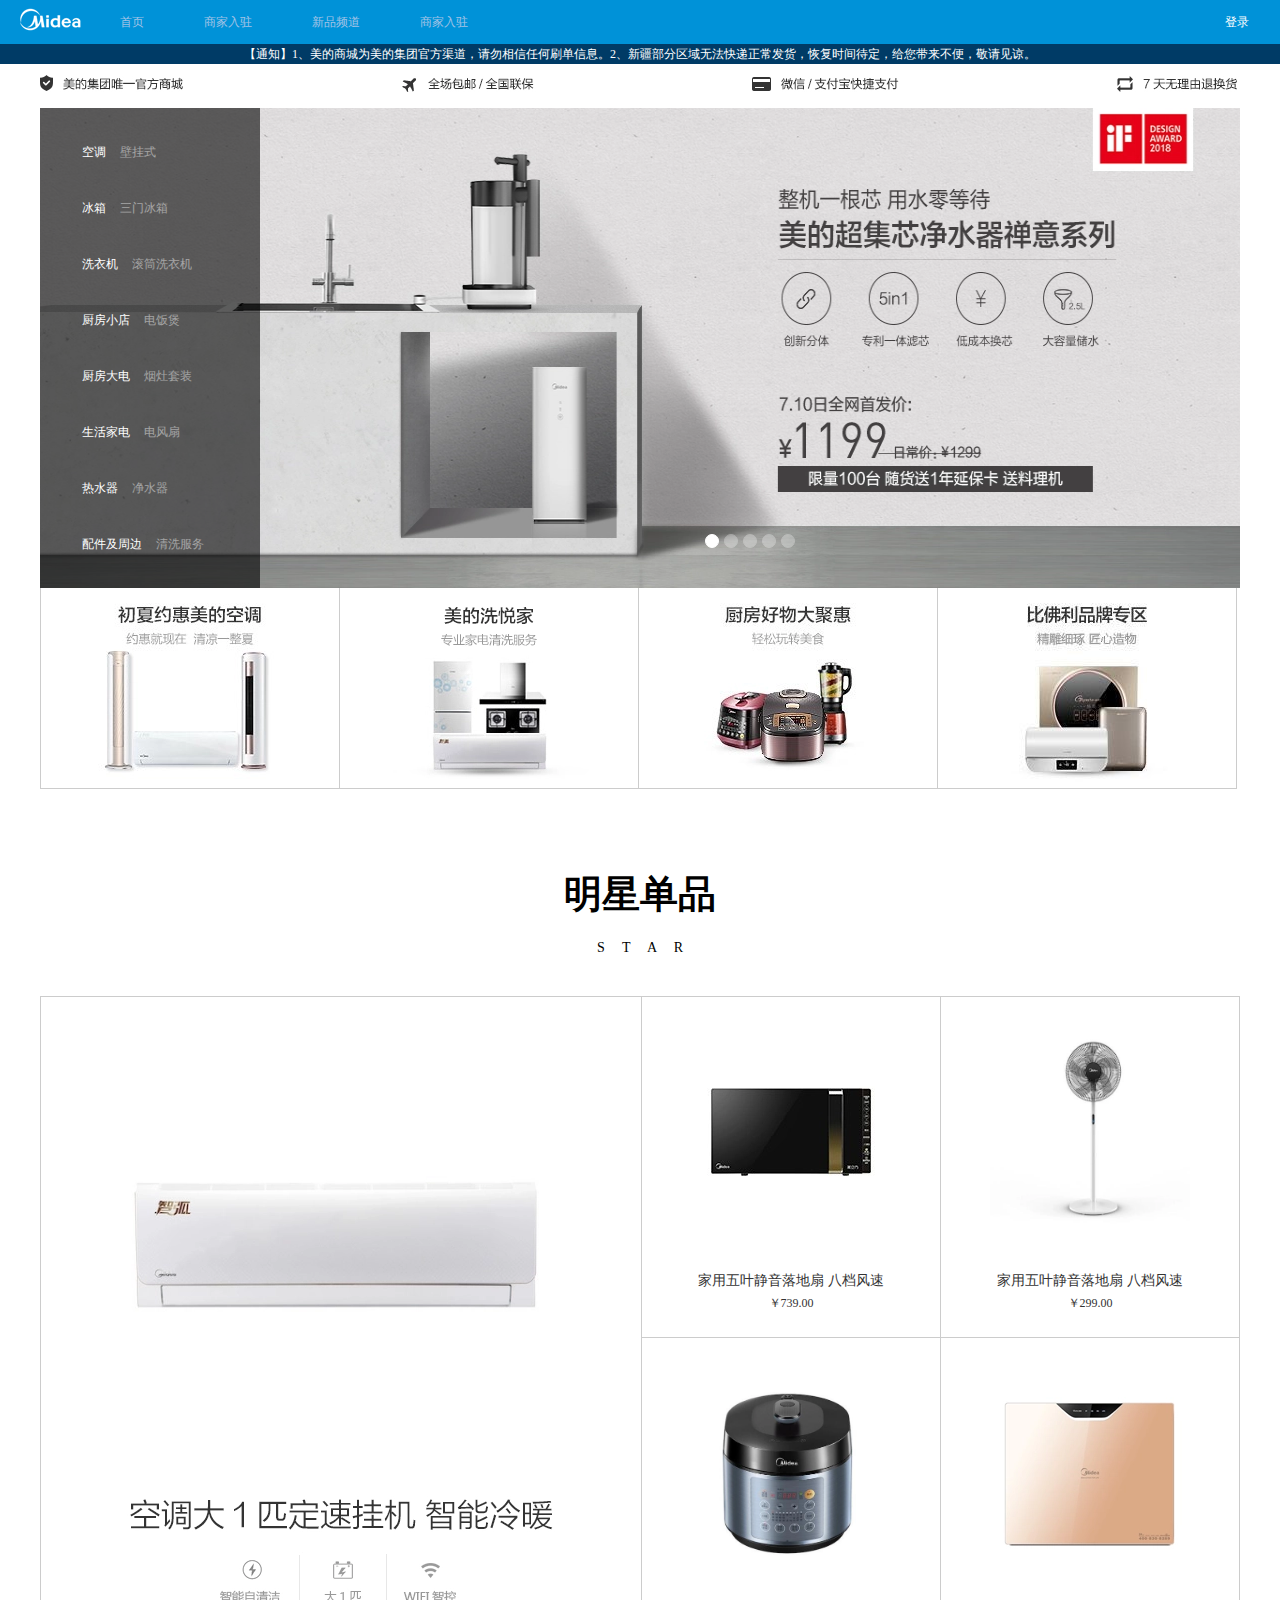
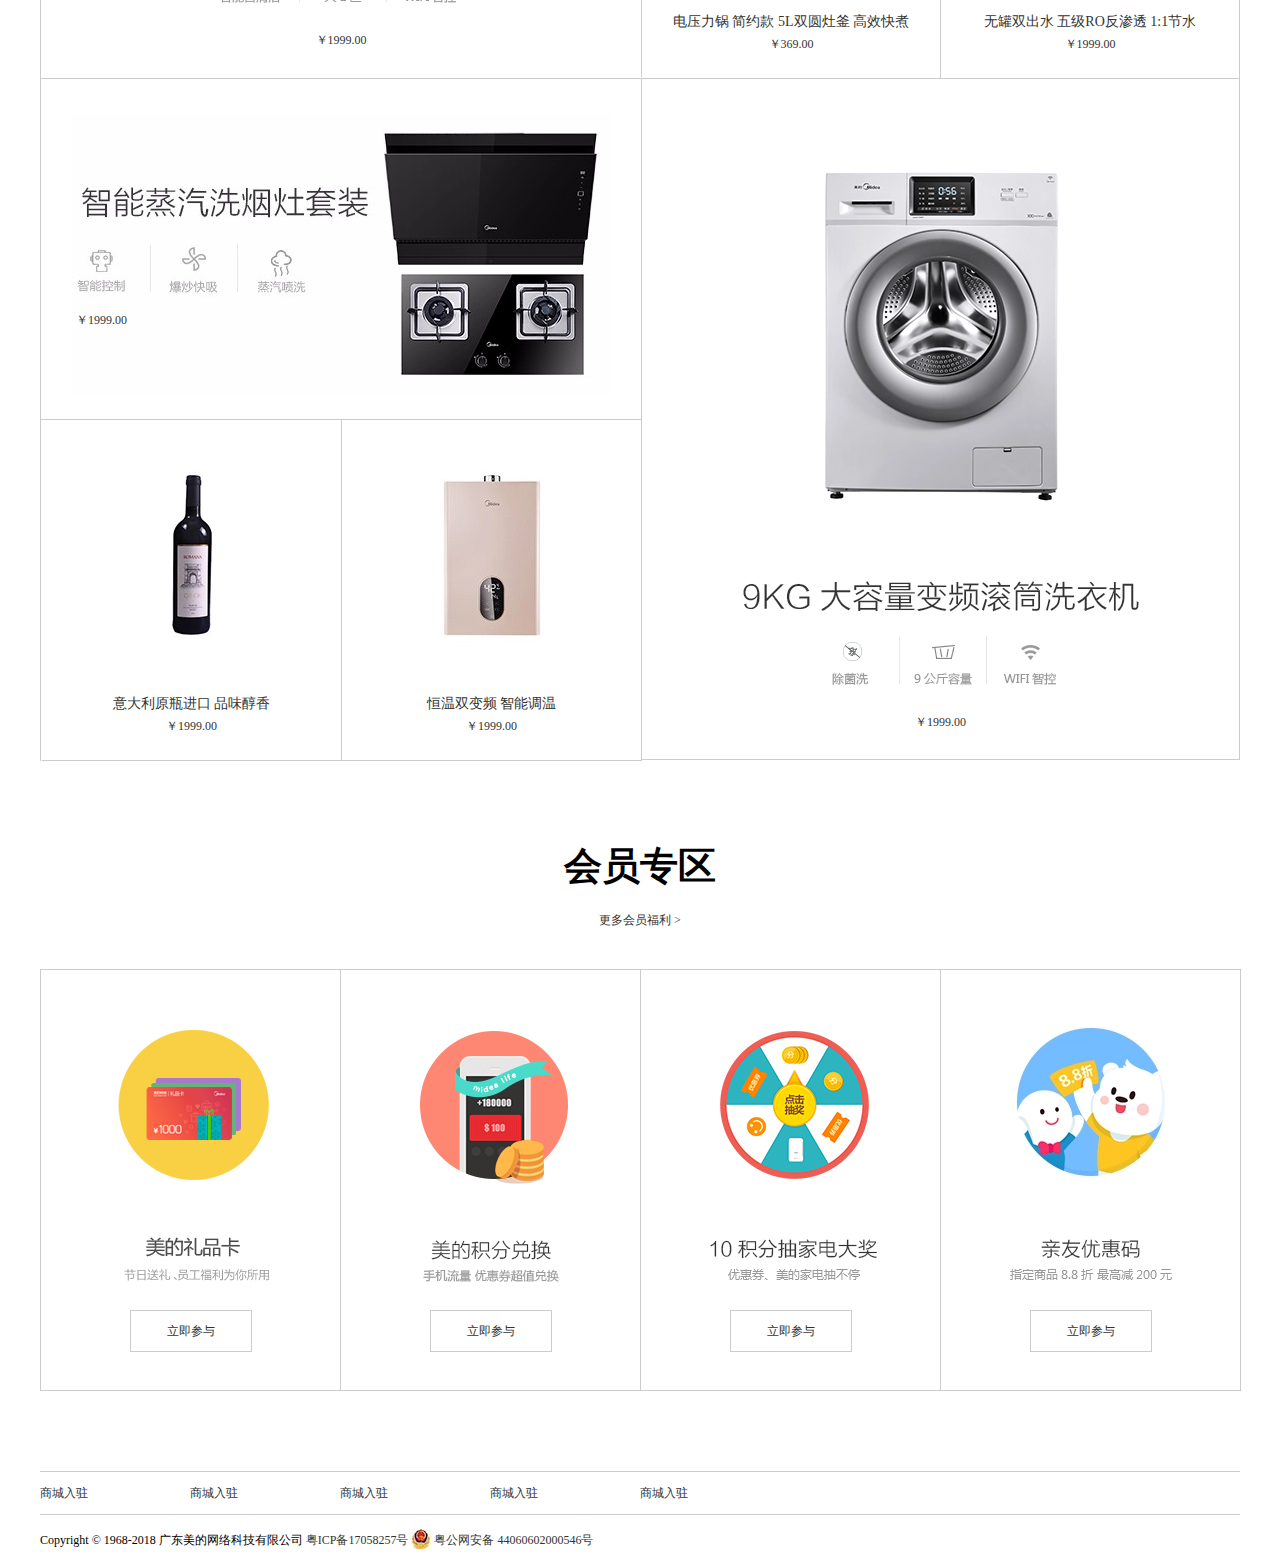
<file: index.html>
<!DOCTYPE html>
<html lang="en">
<head>
    <meta charset="UTF-8">
    <meta name="viewport" content="width=device-width, initial-scale=1.0">
    <meta http-equiv="X-UA-Compatible" content="ie=edge">
    <title>Document</title>
    <link rel="stylesheet" href="css/reset.css">
    <link rel="stylesheet" href="css/index.css">
    <link rel="stylesheet" href="http://at.alicdn.com/t/font_735572_ehkwx809w2k.css">
</head>
<body>
    <div class="header">
        <ul class="header_left">
            <li><a href="#"></a></li>
            <li><a href="#">首页</a></li>
            <li><a href="#">商家入驻</a></li>
            <li><a href="#">新品频道</a></li>
            <li><a href="#">商家入驻</a></li>
        </ul>
        <ol class="header_right">
            <li><a href="html/login.html"><i class="iconfont icon-my"></i><span class="toLogin"></span></a></li>
            <li><a href="html/buycar.html"><i class="iconfont icon-buycar"></i></a></li>
            <li><a href="#"><i class="iconfont icon-phone"></i></a></li>
            <li><a href="#"><i class="iconfont icon-serch"></i></a></li>
        </ol>
        <div class="car_login">
            <p>立即<a href="#">登录</a>，查看购物车商品</p>
        </div>
        <div class="appscan">
            <img src="images/erweima.png" alt="">
        </div>
        <div class="header_seach">
            <i class="iconfont icon-serch"></i>
            <input type="text" placeholder="空调特惠">
        </div>
    </div>
    <div class="announce">
        <p>【通知】1、美的商城为美的集团官方渠道，请勿相信任何刷单信息。2、新疆部分区域无法快递正常发货，恢复时间待定，给您带来不便，敬请见谅。</p>
    </div>
    <div class="service main">
        <img src="images/service.webp" alt="">
    </div>


    <div class="banner main">
        <div class="swiper">
            <div class="imgbox">
                <a href="#"><img src="images/lunbotu1.webp" alt=""></a>
                <a href="#"><img src="images/lunbotu2.webp" alt=""></a>
                <a href="#"><img src="images/lunbotu3.webp" alt=""></a>
                <a href="#"><img src="images/lunbotu4.webp" alt=""></a>
                <a href="#"><img src="images/lunbotu5.webp" alt=""></a>
            </div>
            <ul class="uubox">
                <li class="checked"></li>
                <li></li>
                <li></li>
                <li></li>
                <li></li>
            </ul>
            <span class="toLeft"></span>
            <span class="toRight"></span>
        </div>
        

        <div class="index_product_list">
            <ul class="list_first">
                <li>
                    <i class="iconfont icon-phone"></i>
                    <a href="#" class="list_name">空调</a>
                    <a href="#" class="list_dec">壁挂式</a>
                </li>
                <li>
                    <i class="iconfont icon-phone"></i>
                    <a href="#" class="list_name">冰箱</a>
                    <a href="#" class="list_dec">三门冰箱</a>
                </li>
                <li>
                    <i class="iconfont icon-phone"></i>
                    <a href="#" class="list_name">洗衣机</a>
                    <a href="#" class="list_dec">滚筒洗衣机</a>
                </li>
                <li>
                    <i class="iconfont icon-phone"></i>
                    <a href="#" class="list_name">厨房小店</a>
                    <a href="#" class="list_dec">电饭煲</a>
                </li>
                <li>
                    <i class="iconfont icon-phone"></i>
                    <a href="#" class="list_name">厨房大电</a>
                    <a href="#" class="list_dec">烟灶套装</a>
                </li>
                <li>
                    <i class="iconfont icon-phone"></i>
                    <a href="#" class="list_name">生活家电</a>
                    <a href="#" class="list_dec">电风扇</a>
                </li>
                <li>
                    <i class="iconfont icon-phone"></i>
                    <a href="#" class="list_name">热水器</a>
                    <a href="#" class="list_dec">净水器</a>
                </li>
                <li>
                    <i class="iconfont icon-phone"></i>
                    <a href="#" class="list_name">配件及周边</a>
                    <a href="#" class="list_dec">清洗服务</a>
                </li>
            </ul>
            <div class="wm">
                <div class="wm_left">
                    <ul>
                        <li><span><img src="images/xiaotu.webp" class="wm_left_img"></span><a href="#" class="wm_left_name">滚筒洗衣机</a></li>
                        <li><span><img src="images/xiaotu.webp" class="wm_left_img"></span><a href="#" class="wm_left_name">滚筒洗衣机</a></li>
                        <li><span><img src="images/xiaotu.webp" class="wm_left_img"></span><a href="#" class="wm_left_name">滚筒洗衣机</a></li>
                        <li><span><img src="images/xiaotu.webp" class="wm_left_img"></span><a href="#" class="wm_left_name">滚筒洗衣机</a></li>
                        <li><span><img src="images/xiaotu.webp" class="wm_left_img"></span><a href="#" class="wm_left_name">滚筒洗衣机</a></li>
                        <li><span><img src="images/xiaotu.webp" class="wm_left_img"></span><a href="#" class="wm_left_name">滚筒洗衣机</a></li>
                    </ul>
                </div>
                <div class="wm_center">
                    <ul>
                        <li><span><img src="images/zhongtu.webp" class="wm_center_img"></span><a href="#"><span class="wm_center_name">波轮洗衣机 6.5KG 8大程序 不锈钢内桶 MB65-1000H</span><span class="wm_center_price">￥1999</span></a></li>
                        <li><span><img src="images/zhongtu.webp" class="wm_center_img"></span><a href="#"><span class="wm_center_name">波轮洗衣机 6.5KG 8大程序 不锈钢内桶 MB65-1000H</span><span class="wm_center_price">￥1999</span></a></li>
                        <li><span><img src="images/zhongtu.webp" class="wm_center_img"></span><a href="#"><span class="wm_center_name">波轮洗衣机 6.5KG 8大程序 不锈钢内桶 MB65-1000H</span><span class="wm_center_price">￥1999</span></a></li>
                        <li><span><img src="images/zhongtu.webp" class="wm_center_img"></span><a href="#"><span class="wm_center_name">波轮洗衣机 6.5KG 8大程序 不锈钢内桶 MB65-1000H</span><span class="wm_center_price">￥1999</span></a></li>
                    </ul>
                </div>
                <div class="wm_right">
                    <ul>
                        <li>
                            <a href="#">
                                <img src="images/datu.webp" class="wm_right_img">
                                <p class="wm_right_p1">格调生活</p>
                                <p class="wm_right_p2">健康洗衣，品质优选</p>
                            </a>
                        </li>
                        <li>
                            <a href="#">
                                <img src="images/datu.webp" class="wm_right_img">
                                <p class="wm_right_p1">格调生活</p>
                                <p class="wm_right_p2">健康洗衣，品质优选</p>
                            </a>
                        </li>
                    </ul>
                </div>
            </div>
        </div>
    </div>
    <div class="content main">
        <ul class="list">
            <li><a href="html/detial.html?id=0"><img src="images/5ac2d850a9989.webp" alt=""></a></li>
            <li><a href="html/detial.html?id=1"><img src="images/5b29fe27b6301.webp" alt=""></a></li>
            <li><a href="#"><img src="images/5b29fe882fb3c.webp" alt=""></a></li>
            <li><a href="#"><img src="images/bifuli.jpg" alt=""></a></li>
        </ul>
        <div class="title">
            <h2>明星单品</h2>
            <p>S     T     A     R</p>
        </div>
    
        <div class="product">
            <ul class="product_1">
                <li><a href="#"><img src="images/kongtiao.webp" alt=""><p>￥1999.00</p></a></li>
                <li><a href="#"><img src="images/zhenglifang.webp" alt=""><span class="name">家用五叶静音落地扇 八档风速</span><p>￥739.00</p></a></li>
                <li><a href="#"><img src="images/fengshan.webp" alt=""><span class="name">家用五叶静音落地扇 八档风速</span><p>￥299.00</p></a></li>
                <li><a href="#"><img src="images/dianyaliguo.webp" alt=""><span class="name">电压力锅 简约款 5L双圆灶釜 高效快煮</span><p>￥369.00</p></a></li>
                <li><a href="#"><img src="images/jingsjuiqi.webp" alt=""><span class="name">无罐双出水 五级RO反渗透 1:1节水</span><p>￥1999.00</p></a></li>
            </ul>
            <ul class="product_2">
                <li><a href="#"><img src="images/xiyiji.webp" alt=""><p>￥1999.00</p></a></li>
                <li><a href="#"><img src="images/zhengqitaozhuang.webp" alt=""><p class="price">￥1999.00</p></a></li>
                <li><a href="#"><img src="images/shuangbianpin.webp" alt=""><span class="name">恒温双变频 智能调温</span><p>￥1999.00</p></a></li>
                <li><a href="#"><img src="images/hongjiu.webp" alt=""><span class="name">意大利原瓶进口 品味醇香</span><p>￥1999.00</p></a></li>
            </ul>
        </div>
    
        <div class="title">
            <h2>会员专区</h2>
            <a href="#">更多会员福利 ></a>
        </div>
        <ul class="join main">
            <li>
                <a href="#"><img src="images/lipinka.png" alt=""></a>
                <a href="#" class="btn">立即参与</a>
            </li>
            <li>
                <a href="#"><img src="images/7ee5572781ea.png" alt=""></a>
                <a href="#" class="btn">立即参与</a>
            </li>
            <li>
                <a href="#"><img src="images/jifenchoujiang.png" alt=""></a>
                <a href="#" class="btn">立即参与</a>
            </li>
            <li>
                <a href="#"><img src="images/promo_index.webp" alt=""></a>
                <a href="#" class="btn">立即参与</a>
            </li>
        </ul>
    </div>
    

<div class="foot main">
    <div class="footer">
        <div class="col"><a href="#">商城入驻</a></div>
        <div class="col"><a href="#">商城入驻</a></div>
        <div class="col"><a href="#">商城入驻</a></div>
        <div class="col"><a href="#">商城入驻</a></div>
        <div class="col"><a href="#">商城入驻</a></div>
    </div>
    <div class="copyright">
        <p>
            Copyright © 1968-2018 广东美的网络科技有限公司
            <a href="#">粤ICP备17058257号</a> 
            <a href="#">
                <img src="images/gongan.jpg">
                粤公网安备 44060602000546号
            </a> 
        </p>
    </div>
</div>
    <script src="js/jquery.js"></script>
    <script src="js/index.js"></script>
</body>
</html>
</file>
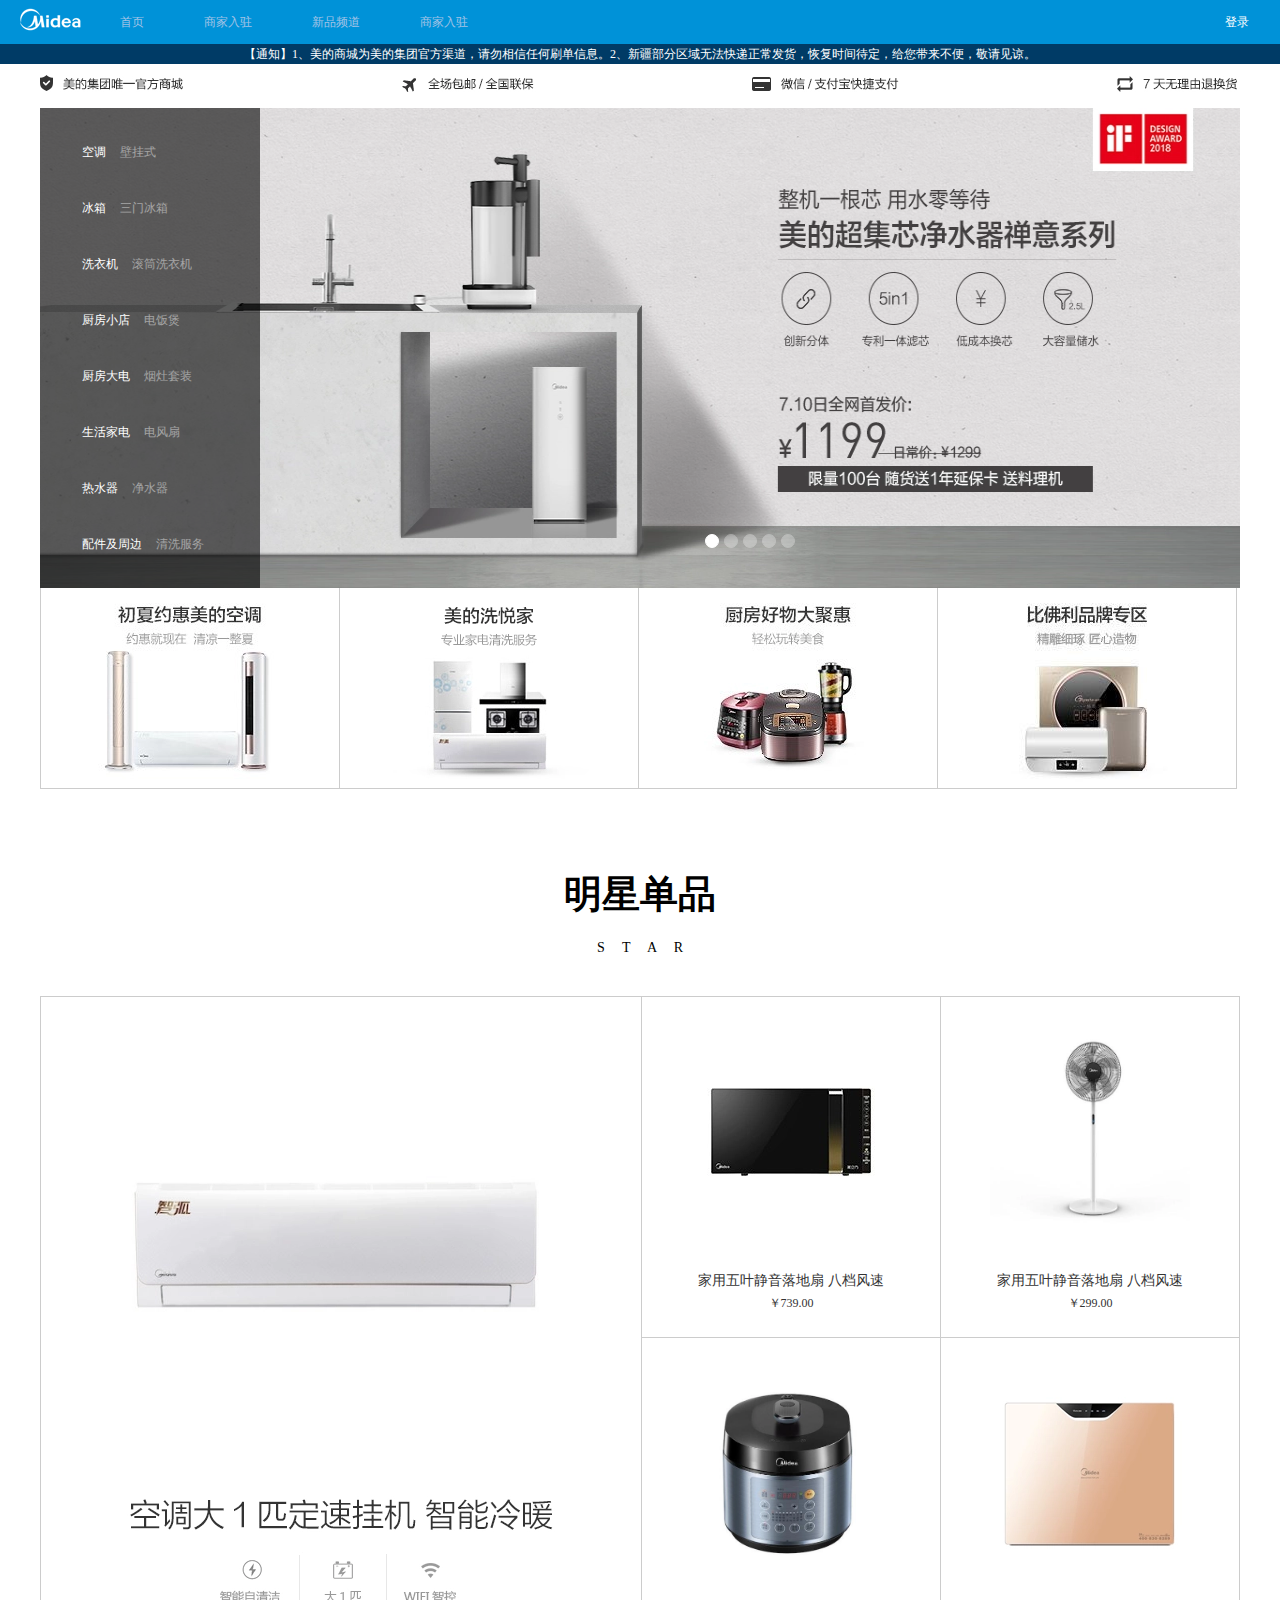
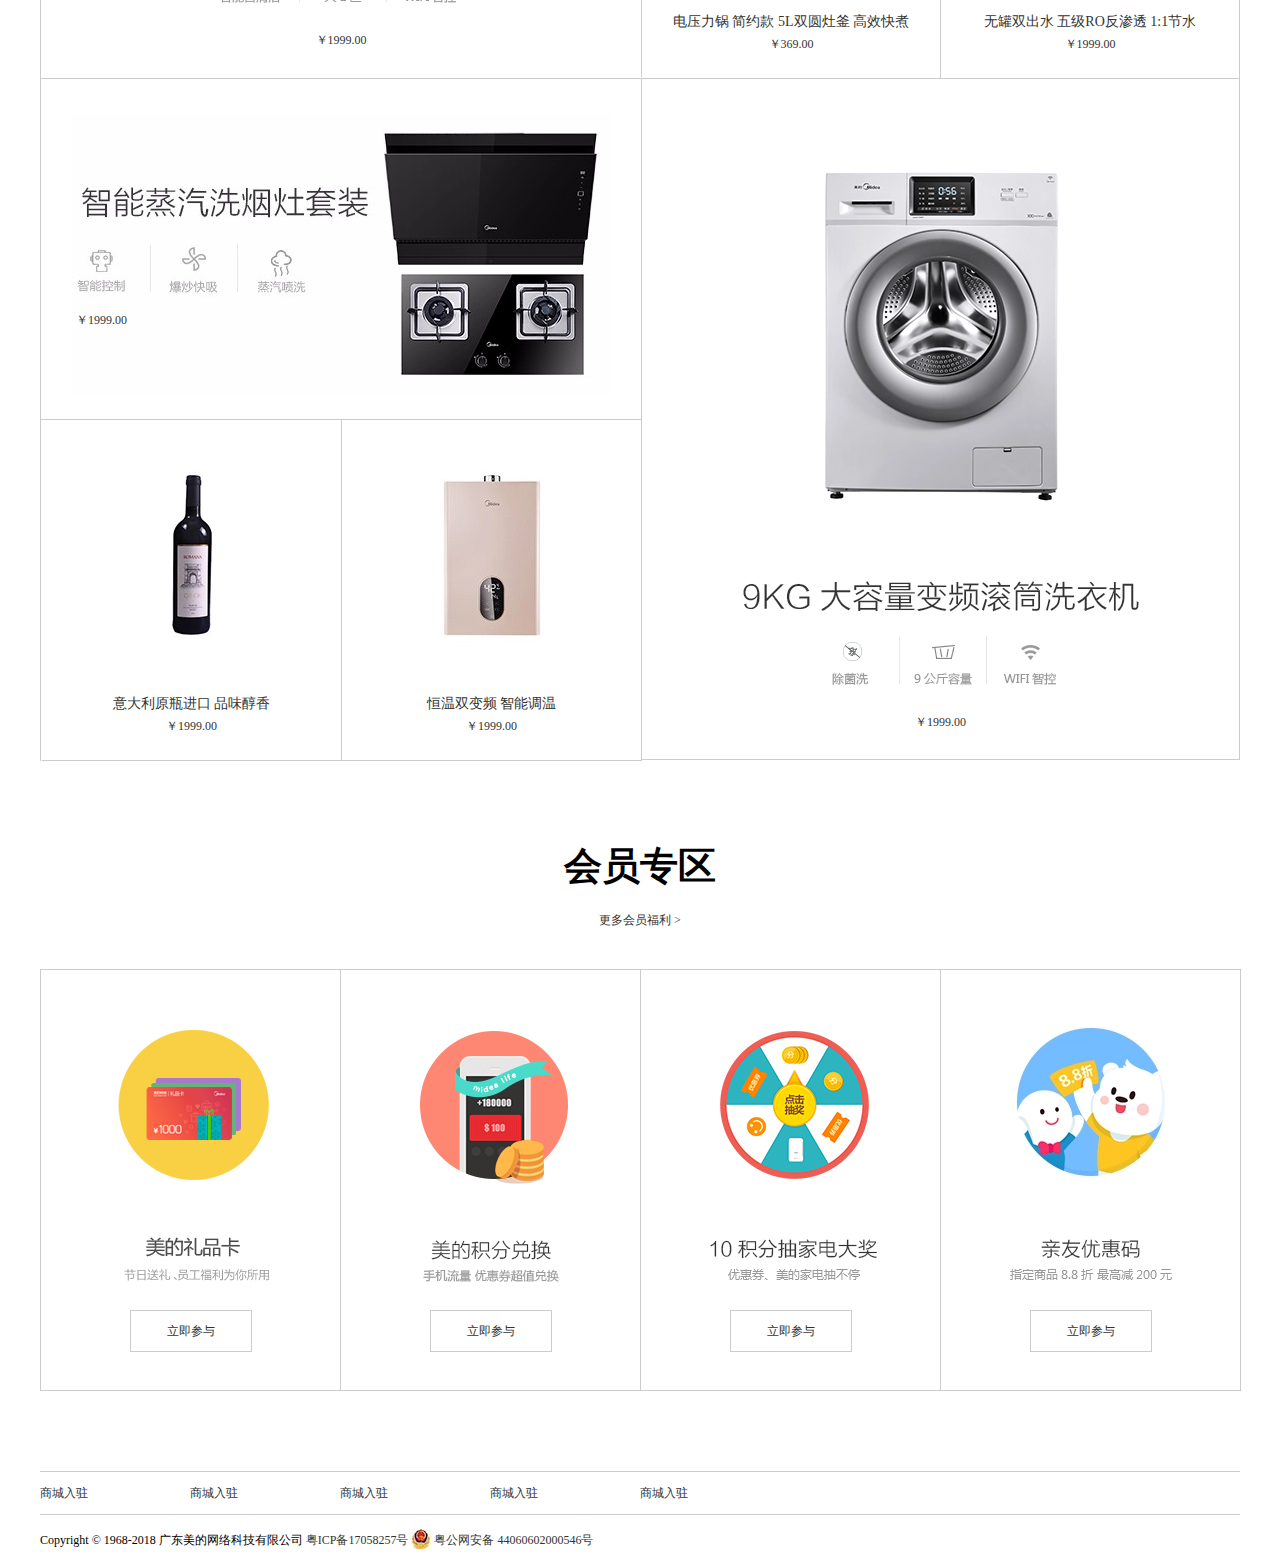
<file: 1.html>
<!DOCTYPE html>
<html lang="en">
<head>
    <meta charset="UTF-8">
    <meta name="viewport" content="width=device-width, initial-scale=1.0">
    <meta http-equiv="X-UA-Compatible" content="ie=edge">
    <title>Document</title>
    <link rel="stylesheet" href="css/reset.css">
    <link rel="stylesheet" href="css/index.css">
    <link rel="stylesheet" href="http://at.alicdn.com/t/font_735572_ehkwx809w2k.css">
</head>
<body>
    <div class="header">
        <ul class="header_left">
            <li><a href="#"></a></li>
            <li><a href="#">首页</a></li>
            <li><a href="#">商家入驻</a></li>
            <li><a href="#">新品频道</a></li>
            <li><a href="#">商家入驻</a></li>
        </ul>
        <ol class="header_right">
            <li><a href="#"><i class="iconfont icon-my"></i><span class="toLogin"></span></a></li>
            <li><a href="#"><i class="iconfont icon-buycar"></i></a></li>
            <li><a href="#"><i class="iconfont icon-phone"></i></a></li>
            <li><a href="#"><i class="iconfont icon-serch"></i></a></li>
        </ol>
        <div class="car_login">
            <p>立即<a href="#">登录</a>，查看购物车商品</p>
        </div>
        <div class="appscan">
            <img src="images/erweima.png" alt="">
        </div>
        <div class="header_seach">
            <i class="iconfont icon-serch"></i>
            <input type="text" placeholder="空调特惠">
        </div>
    </div>
    <div class="announce">
        <p>【通知】1、美的商城为美的集团官方渠道，请勿相信任何刷单信息。2、新疆部分区域无法快递正常发货，恢复时间待定，给您带来不便，敬请见谅。</p>
    </div>
    <div class="service main">
        <img src="images/service.webp" alt="">
    </div>


    <div class="banner main">
        <div class="swiper">
            <div class="imgbox">
                <a href="#"><img src="images/lunbotu1.webp" alt=""></a>
                <a href="#"><img src="images/lunbotu2.webp" alt=""></a>
                <a href="#"><img src="images/lunbotu3.webp" alt=""></a>
                <a href="#"><img src="images/lunbotu4.webp" alt=""></a>
                <a href="#"><img src="images/lunbotu5.webp" alt=""></a>
            </div>
            <ul class="uubox">
                <li class="checked"></li>
                <li></li>
                <li></li>
                <li></li>
                <li></li>
            </ul>
            <span class="toLeft"></span>
            <span class="toRight"></span>
        </div>
        

        <div class="index_product_list">
            <ul class="list_first">
                <li>
                    <i class="iconfont icon-phone"></i>
                    <a href="#" class="list_name">空调</a>
                    <a href="#" class="list_dec">壁挂式</a>
                </li>
                <li>
                    <i class="iconfont icon-phone"></i>
                    <a href="#" class="list_name">冰箱</a>
                    <a href="#" class="list_dec">三门冰箱</a>
                </li>
                <li>
                    <i class="iconfont icon-phone"></i>
                    <a href="#" class="list_name">洗衣机</a>
                    <a href="#" class="list_dec">滚筒洗衣机</a>
                </li>
                <li>
                    <i class="iconfont icon-phone"></i>
                    <a href="#" class="list_name">厨房小店</a>
                    <a href="#" class="list_dec">电饭煲</a>
                </li>
                <li>
                    <i class="iconfont icon-phone"></i>
                    <a href="#" class="list_name">厨房大电</a>
                    <a href="#" class="list_dec">烟灶套装</a>
                </li>
                <li>
                    <i class="iconfont icon-phone"></i>
                    <a href="#" class="list_name">生活家电</a>
                    <a href="#" class="list_dec">电风扇</a>
                </li>
                <li>
                    <i class="iconfont icon-phone"></i>
                    <a href="#" class="list_name">热水器</a>
                    <a href="#" class="list_dec">净水器</a>
                </li>
                <li>
                    <i class="iconfont icon-phone"></i>
                    <a href="#" class="list_name">配件及周边</a>
                    <a href="#" class="list_dec">清洗服务</a>
                </li>
            </ul>
            <div class="wm">
                <div class="wm_left">
                    <ul>
                        <li><span><img src="images/xiaotu.webp" class="wm_left_img"></span><a href="#" class="wm_left_name">滚筒洗衣机</a></li>
                        <li><span><img src="images/xiaotu.webp" class="wm_left_img"></span><a href="#" class="wm_left_name">滚筒洗衣机</a></li>
                        <li><span><img src="images/xiaotu.webp" class="wm_left_img"></span><a href="#" class="wm_left_name">滚筒洗衣机</a></li>
                        <li><span><img src="images/xiaotu.webp" class="wm_left_img"></span><a href="#" class="wm_left_name">滚筒洗衣机</a></li>
                        <li><span><img src="images/xiaotu.webp" class="wm_left_img"></span><a href="#" class="wm_left_name">滚筒洗衣机</a></li>
                        <li><span><img src="images/xiaotu.webp" class="wm_left_img"></span><a href="#" class="wm_left_name">滚筒洗衣机</a></li>
                    </ul>
                </div>
                <div class="wm_center">
                    <ul>
                        <li><span><img src="images/zhongtu.webp" class="wm_center_img"></span><a href="#"><span class="wm_center_name">波轮洗衣机 6.5KG 8大程序 不锈钢内桶 MB65-1000H</span><span class="wm_center_price">￥1999</span></a></li>
                        <li><span><img src="images/zhongtu.webp" class="wm_center_img"></span><a href="#"><span class="wm_center_name">波轮洗衣机 6.5KG 8大程序 不锈钢内桶 MB65-1000H</span><span class="wm_center_price">￥1999</span></a></li>
                        <li><span><img src="images/zhongtu.webp" class="wm_center_img"></span><a href="#"><span class="wm_center_name">波轮洗衣机 6.5KG 8大程序 不锈钢内桶 MB65-1000H</span><span class="wm_center_price">￥1999</span></a></li>
                        <li><span><img src="images/zhongtu.webp" class="wm_center_img"></span><a href="#"><span class="wm_center_name">波轮洗衣机 6.5KG 8大程序 不锈钢内桶 MB65-1000H</span><span class="wm_center_price">￥1999</span></a></li>
                    </ul>
                </div>
                <div class="wm_right">
                    <ul>
                        <li>
                            <a href="#">
                                <img src="images/datu.webp" class="wm_right_img">
                                <p class="wm_right_p1">格调生活</p>
                                <p class="wm_right_p2">健康洗衣，品质优选</p>
                            </a>
                        </li>
                        <li>
                            <a href="#">
                                <img src="images/datu.webp" class="wm_right_img">
                                <p class="wm_right_p1">格调生活</p>
                                <p class="wm_right_p2">健康洗衣，品质优选</p>
                            </a>
                        </li>
                    </ul>
                </div>
            </div>
        </div>
    </div>
    <div class="content main">
        <ul class="list">
            <li><a href="#"><img src="images/5ac2d850a9989.webp" alt=""></a></li>
            <li><a href="#"><img src="images/5b29fe27b6301.webp" alt=""></a></li>
            <li><a href="#"><img src="images/5b29fe882fb3c.webp" alt=""></a></li>
            <li><a href="#"><img src="images/bifuli.jpg" alt=""></a></li>
        </ul>
        <div class="title">
            <h2>明星单品</h2>
            <p>S     T     A     R</p>
        </div>
    
        <div class="product">
            <ul class="product_1">
                <li><a href="#"><img src="images/kongtiao.webp" alt=""><p>￥1999.00</p></a></li>
                <li><a href="#"><img src="images/zhenglifang.webp" alt=""><span class="name">家用五叶静音落地扇 八档风速</span><p>￥739.00</p></a></li>
                <li><a href="#"><img src="images/fengshan.webp" alt=""><span class="name">家用五叶静音落地扇 八档风速</span><p>￥299.00</p></a></li>
                <li><a href="#"><img src="images/dianyaliguo.webp" alt=""><span class="name">电压力锅 简约款 5L双圆灶釜 高效快煮</span><p>￥369.00</p></a></li>
                <li><a href="#"><img src="images/jingsjuiqi.webp" alt=""><span class="name">无罐双出水 五级RO反渗透 1:1节水</span><p>￥1999.00</p></a></li>
            </ul>
            <ul class="product_2">
                <li><a href="#"><img src="images/xiyiji.webp" alt=""><p>￥1999.00</p></a></li>
                <li><a href="#"><img src="images/zhengqitaozhuang.webp" alt=""><p class="price">￥1999.00</p></a></li>
                <li><a href="#"><img src="images/shuangbianpin.webp" alt=""><span class="name">恒温双变频 智能调温</span><p>￥1999.00</p></a></li>
                <li><a href="#"><img src="images/hongjiu.webp" alt=""><span class="name">意大利原瓶进口 品味醇香</span><p>￥1999.00</p></a></li>
            </ul>
        </div>
    
        <div class="title">
            <h2>会员专区</h2>
            <a href="#">更多会员福利 ></a>
        </div>
        <ul class="join main">
            <li>
                <a href="#"><img src="images/lipinka.png" alt=""></a>
                <a href="#" class="btn">立即参与</a>
            </li>
            <li>
                <a href="#"><img src="images/7ee5572781ea.png" alt=""></a>
                <a href="#" class="btn">立即参与</a>
            </li>
            <li>
                <a href="#"><img src="images/jifenchoujiang.png" alt=""></a>
                <a href="#" class="btn">立即参与</a>
            </li>
            <li>
                <a href="#"><img src="images/promo_index.webp" alt=""></a>
                <a href="#" class="btn">立即参与</a>
            </li>
        </ul>
    </div>
    

<div class="foot main">
    <div class="footer">
        <div class="col"><a href="#">商城入驻</a></div>
        <div class="col"><a href="#">商城入驻</a></div>
        <div class="col"><a href="#">商城入驻</a></div>
        <div class="col"><a href="#">商城入驻</a></div>
        <div class="col"><a href="#">商城入驻</a></div>
    </div>
    <div class="copyright">
        <p>
            Copyright © 1968-2018 广东美的网络科技有限公司
            <a href="#">粤ICP备17058257号</a> 
            <a href="#">
                <img src="images/gongan.jpg">
                粤公网安备 44060602000546号
            </a> 
        </p>
    </div>
</div>
    <script src="js/jquery.js"></script>
    <script src="js/index.js"></script>
</body>
</html>
</file>
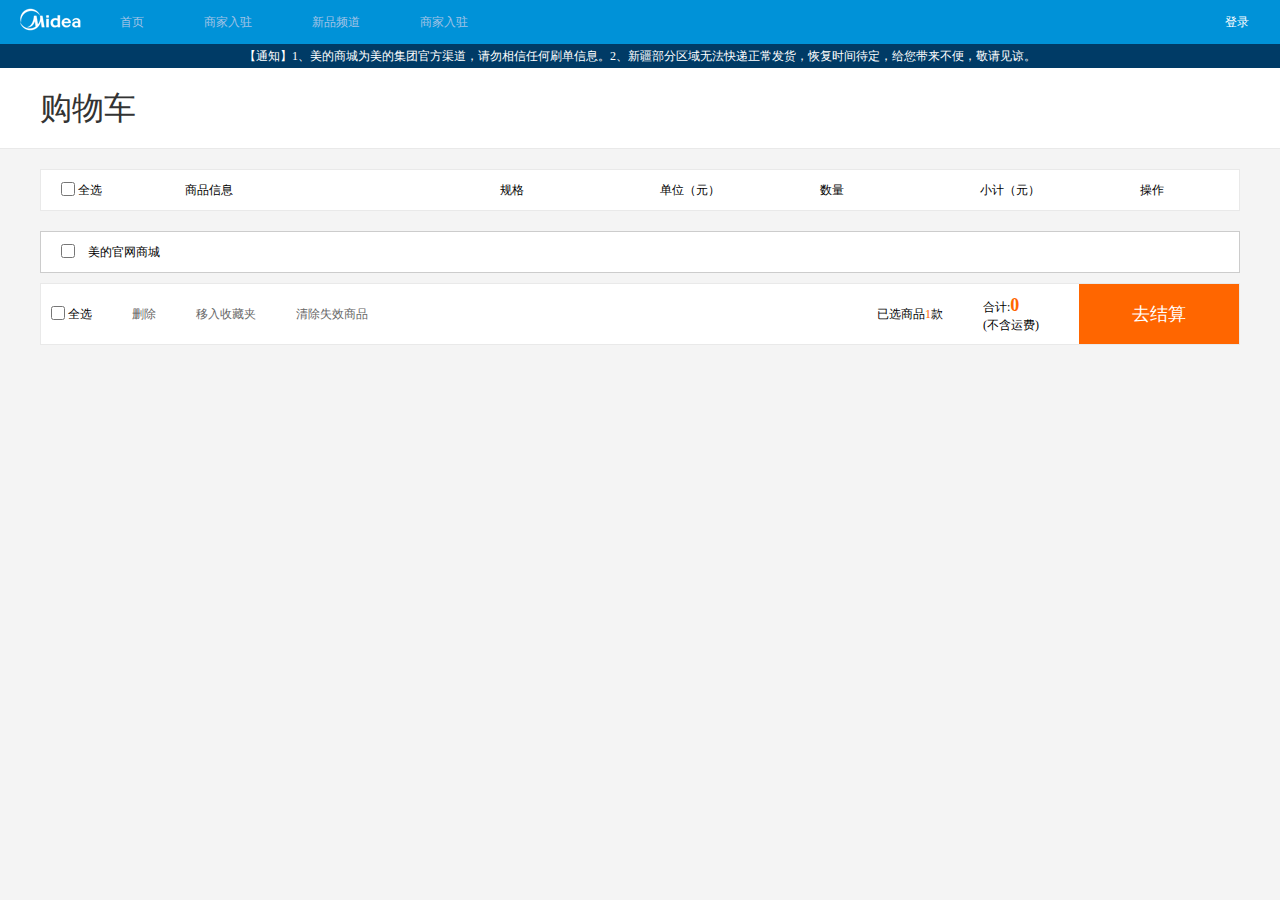
<file: html/buycar.html>
<!DOCTYPE html>
<html lang="en">
<head>
    <meta charset="UTF-8">
    <meta name="viewport" content="width=device-width, initial-scale=1.0">
    <meta http-equiv="X-UA-Compatible" content="ie=edge">
    <title>Document</title>
    <link rel="stylesheet" href="../css/reset.css">
    <link rel="stylesheet" href="../css/buycar.css">
    <link rel="stylesheet" href="http://at.alicdn.com/t/font_735572_ehkwx809w2k.css">
</head>
<body>
    <div class="header">
        <ul class="header_left">
            <li><a href="../index.html"></a></li>
            <li><a href="../index.html">首页</a></li>
            <li><a href="#">商家入驻</a></li>
            <li><a href="#">新品频道</a></li>
            <li><a href="#">商家入驻</a></li>
        </ul>
        <ol class="header_right">
            <li><a href="login.html"><i class="iconfont icon-my"></i><span class="toLogin"></span></a></li>
            <li><a href="buycar.html"><i class="iconfont icon-buycar"></i></a></li>
            <li><a href="#"><i class="iconfont icon-phone"></i></a></li>
            <li><a href="#"><i class="iconfont icon-serch"></i></a></li>
        </ol>
        <div class="car_login">
            <p>立即<a href="#">登录</a>，查看购物车商品</p>
        </div>
        <div class="appscan">
            <img src="../images/erweima.png" alt="">
        </div>
        <div class="header_seach">
            <i class="iconfont icon-serch"></i>
            <input type="text" placeholder="空调特惠">
        </div>
    </div>
    <div class="announce">
        <p>【通知】1、美的商城为美的集团官方渠道，请勿相信任何刷单信息。2、新疆部分区域无法快递正常发货，恢复时间待定，给您带来不便，敬请见谅。</p>
    </div>
    <div class="car_top">
        <div class="car_inner main">
            <h2>购物车</h2>
        </div>
    </div>
    <div class="car_empty main">
        <div class="iconfont icon-buycar"></div>
        <p>您的购物车还是空的，去看看心仪的商品吧~</p>
        <div class="car_btn">
            <a href="../index.html">去购物</a>
            <a href="#">去收藏夹</a>
        </div>
    </div>
    <div class="car_detail main">
        <ul class="car_detail_top">
            <li>
                <input type="checkbox" class="car_top_checkbox">
                全选
            </li>
            <li>商品信息</li>
            <li>规格</li>
            <li>单位（元）</li>
            <li>数量</li>
            <li>小计（元）</li>
            <li>操作</li>
        </ul>
        <div class="car_list">
            <div class="car_list_title">
                <input type="checkbox" class="car_top_checkbox">
                <i class="iconfont icon-guanfang"></i>
                <span>美的官网商城</span>
            </div>
            <div class="car_item_box"></div>
        </div>
        <div class="car_bottom">
            <ul class="car_bottom_left">
                <li>
                    <input type="checkbox" class="car_top_checkbox">
                    全选
                </li>
                <li><a href="#">删除</a></li>
                <li><a href="#">移入收藏夹</a></li>
                <li><a href="#">清除失效商品</a></li>
            </ul>
            <ol class="car_bottom_right">
                <li>已选商品<i class="total_number">1</i>款</li>
                <li>
                    <p>合计:<i class="total_price">￥</i></p>
                    <p>(不含运费)</p>
                </li>
                <li>去结算</li>
            </ol>
        </div>
    </div>
    <script src="../js/jquery.js"></script>
    <script src="../js/buycar.js"></script>
</body>
</html>
</file>
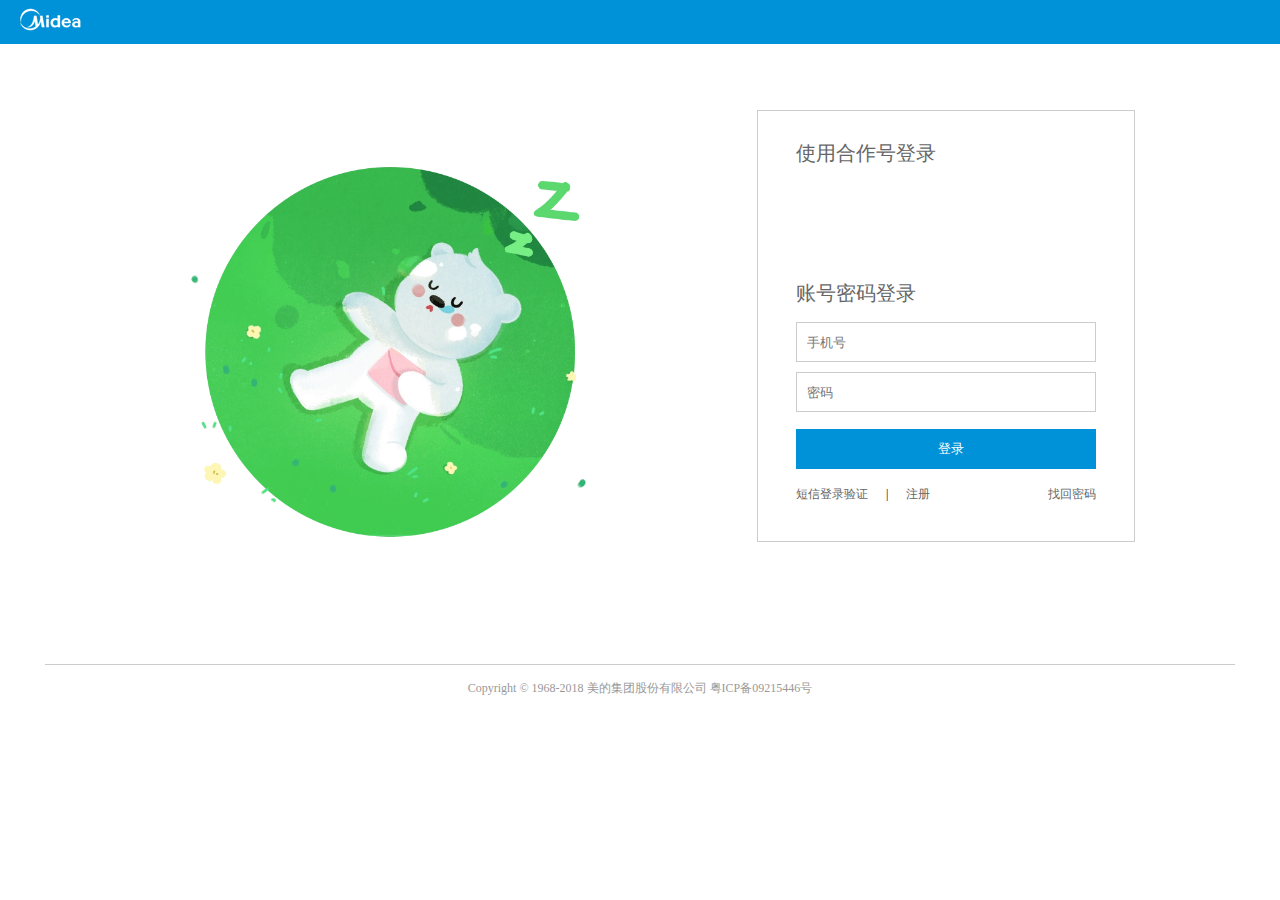
<file: html/login.html>
<!DOCTYPE html>
<html lang="en">
<head>
    <meta charset="UTF-8">
    <meta name="viewport" content="width=device-width, initial-scale=1.0">
    <meta http-equiv="X-UA-Compatible" content="ie=edge">
    <title>Document</title>
    <link rel="stylesheet" href="../css/reset.css">
    <link rel="stylesheet" href="../css/login.css">
    <link rel="stylesheet" href="http://at.alicdn.com/t/font_735572_ehkwx809w2k.css">
</head>
<body>
    <div class="header">
        <div class="logo"><a href="../index.html"></a></div>
        <!-- <a href="#"><div class="logo"></div></a> -->
    </div>
    <div class="main content">
        <div class="main_left">
            <img src="../images/login/81eecc43e29f.webp">
        </div>
        
        <div class="main_right">
            <div class="login">
                <p>使用合作号登录</p>
                <ul class="main_connect">
                    <li><a href="#"><i class="iconfont icon-qqlogin"></i></a></li>
                    <li><a href="#"><i class="iconfont icon-wxlogin"></i></a></li>
                </ul>
                <form action="">
                    <p>账号密码登录</p>
                    <input type="text" placeholder="手机号" class="check_phone">
                    <span class="error"></span>
                    <input type="password" placeholder="密码" class="check_pwd">
                    <span class="error"></span>
                    <input type="button" value="登录" class="btn_login">
                    <div class="login_phone">
                        <a href="#">短信登录验证</a>
                        <span>|</span>
                        <a href="#" class="sign_to">注册</a>
                        <a href="#" class="find_pwd">找回密码</a>
                    </div>
                </form>
            </div>


            <div class="sign_in">
                <p>使用手机号注册</p>
                <span class="phone"><input type="text" placeholder="手机号" class="input_phone"><a href="#" class="btn_phone">获取验证码</a></span>
                <p class="phone_tip error"></p>
                <input type="text" placeholder="短信验证码">
                <input type="password" placeholder="密码" class="inp_pwd">
                <span class="error"></span>
                <input type="password" placeholder="确认密码" class="inp_pwd2">
                <span class="error"></span>
                <span>密码长度6-11位，必须为大小写字母、数字类型</span>
                <span><input type="checkbox" class="checkbox"><i>同意<a href="#" class="sign_rule"><美的官方商城用户注册协议></a></i></span>
                <input type="button" value="注册" class="btn_sign">
                <a href="#" class="haveusername">已有账号？请登录</a>
            </div>
        </div>
    </div>
    <div class="footer">
        Copyright © 1968-2018 美的集团股份有限公司 粤ICP备09215446号
    </div>
    <script src="../js/jquery.js"></script>
    <script src="../js/login.js"></script>
</body>
</html>
</file>
<file: css/index.css>
/* ================通用样式================ */

.main{
    width: 1200px;
    margin: 0 auto;
}
html,body{
    width: 100%;
    font-size: 14px;
}
li{
    list-style: none;
}
a{
    text-decoration: none;
    font-size: 12px;
    color: #333;
}
a:hover{
    color: red;
}
/* ===================头部样式=================== */
.header{
    width: 100%;
    height: 44px;
    background: #0092d8;
    position: relative;
}
.header ul li{
    float: left;
    height: 44px;
}
.header .header_left li a:hover{
    color: white;
}
.header ul li:nth-of-type(1) a{
    display: block;
    width: 120px;
    height: 100%;
    background: url(../images/index_sprite.png) no-repeat 0 -245px;
}
.header ul li:nth-of-type(2) a{
    display: block;
    width: 84px;
    line-height: 44px;
    font-size: 12px;
    color: #a3c3e6;
}
.header ul li:nth-of-type(3) a,.header ul li:nth-of-type(4) a,.header ul li:nth-of-type(5) a{
    display: block;
    width: 108px;
    line-height: 44px;
    font-size: 12px;
    color: #a3c3e6;
}

.header ol li{
    float: right;
    height: 44px;
    text-align: center;
    cursor: pointer;
}
.header ol li:nth-of-type(1){
    width: 86px;
}
.header ol li:nth-of-type(2){
    width: 65px;
}
.header ol li:nth-of-type(3){
    width: 65px;
}
.header ol li:nth-of-type(4){
    width: 75px;
}
.header .header_right li:hover{
    background: #333;
}
.header ol .iconfont{
    color: white;
    line-height: 44px;
}
.header ol span{
    color: white;
}
.header .car_login{
    text-align: center;
    width: 360px;
    padding: 20px 0;
    line-height: 44px;
    background: white;
    position: absolute;
    right: 86px;
    top: 44px;
    z-index: 5;
    font-size: 12px;
    display: none;
}
.header .car_login a{
    color: #0092d8;
}
.header .appscan{
    position: absolute;
    top: 44px;
    right: 86px;
    z-index: 4;
    display: none;
}
.header_seach{
    width: 240px;
    position: absolute;
    top: 0;
    right: 216px;
    height: 44px;
    line-height: 44px;
    background: white;
    padding-left: 10px;
    display: none;
}
.header_seach input{
    border: none;
    outline: none;
    margin-left: 10px;
}
.header_seach .icon-serch{
    cursor: pointer;
    color: #666;
}
/* ================公告样式================ */
.announce{
    text-align: center;
    background: rgb(0, 59, 102);
    color: white;
    font-size: 12px;
    line-height: 20px;
}
/* ===================banner样式================= */
.banner{
    position: relative;
}

.swiper{
    width: 100%;
    height: 480px;
    position: relative;
    overflow: hidden;
}
.swiper .imgbox{
    width: 6000px;
    height: 480px;
    position: absolute;
    left: 0;
    top: 0;
}
.swiper .imgbox img{
    display: block;
    width: 1200px;
    height: 480px;
    /* float: left; */
    position: absolute;
    top: 0;
    left: 0;
}
.swiper .uubox{
    position: absolute;
    bottom: 40px;
    right: 440px;
}
.swiper .uubox li{
    float: left;
    width: 12px;
    height: 12px;
    background: white;
    opacity: 0.3;
    border: solid 1px white;
    border-radius: 50%;
    margin-right: 5px;
    cursor: pointer;
}
.swiper .uubox li.checked{
    opacity: 1;
}
/* .swiper .toLeft{
    width: 28px;
    height: 46px;
    background: url(../images/pre.png) no-repeat;
    position: absolute;
    top: 217px;
    left: 220px;
    cursor: pointer;
}
.swiper .toRight{
    width: 28px;
    height: 46px;
    background: url(../images/pre.png) no-repeat -50px 0;
    position: absolute;
    top: 217px;
    right: 0px;
    cursor: pointer;
} */
.index_product_list{
    width: 220px;
    height: 448px;
    background: rgba(0, 0, 0, 0.6);
    position: absolute;
    top: 0;
    left: 0;
    padding: 16px 0;
}
.index_product_list i{
    font-size: 12px;
    color: white;
}
.index_product_list .list_first li{
    height: 56px;
    line-height: 56px;
    padding-left: 20px;
}
.index_product_list .list_first li:hover{
    background: black;
}
.index_product_list .list_name{
    color: white;
    line-height: 56px;
    margin-right: 10px;
    margin-left: 22px;
}
.index_product_list .list_dec{
    color: #f0f0f0;
    line-height: 56px;
    opacity: 0.5;
}
.index_product_list .wm{
    width: 658px;
    height: 478px;
    background: white;
    border: solid 1px #ccc;
    position: absolute;
    top: 0;
    left: 220px;
    overflow: hidden;
    display: none;
}
.index_product_list .wm div{
    width: 218px;
    float: left;
}
.index_product_list .wm_left li{
    height: 56px;
    padding-left: 20px;
}
.index_product_list .wm_center li{
    height: 119px;
    border: solid 1px #eee;
}
.index_product_list .wm_left .wm_left_img{
    display: block;
    width: 32px;
    height: 32px;
    float: left;
    position: relative;
    top: 13px;
    margin-right: 10px;
}
.index_product_list .wm_left .wm_left_name{
    display: block;
    float: left;
    line-height: 56px;
}
.index_product_list .wm_center .wm_center_img{
    display: block;
    width: 80px;
    height: 80px;
    float: left;
    position: relative;
    top: 13px;
    margin-right: 10px;
    float: left;
}
.index_product_list .wm_center .wm_center_name{
    display: block;
    width: 110px;
    margin-top: 18px;
    margin-bottom: 2px;
    line-height: 16px;
    float: left;
}
.wm_right{
    text-align: center;
}
.wm_right li{
    height: 222px;
    border-bottom: solid 1px #eee;
}
.wm_right .wm_right_img{
    display: block;
    width: 120px;
    height: 120px;
    margin-left: 48px;
    margin-top: 20px;
}
.wm_right_p1{
    margin-top: 22px;
    font-size: 14px;
}
.wm_right_p2{
    color: #999;
}
.wm_right li:hover p{
    color: red;
}
/* ================列表样式============== */
ul.list{
    overflow: hidden;
    border-left: solid 1px #ccc;
}
ul.list li{
    width: 298px;
    height: 200px;
    border-right: solid #ccc 1px;
    border-bottom: solid #ccc 1px;
    float: left;
}
ul.list li img{
    display: block;
    margin: 15px auto 5px;
}

/*================ 二级标题的样式 ===============*/
.title{
    text-align: center;
}
.title h2{
    font-size: 38px;
    margin: 80px 0 20px;
}
.title p{
    white-space: pre;
    margin-bottom: 40px;
}
.title a{
    display: block;
    margin-bottom: 40px;
}

/* ===============产品1的样式================= */
.product .name{
    display: block;
    font-size: 14px;
    margin-bottom: 5px;
}
.product .price{
    position: absolute;
    left: 35px;
    bottom: 90px;
}
ul.product_1{
    height: 682px;
    overflow: hidden;
    border-left: solid 1px #ccc;
    border-bottom: solid 1px #ccc;
}
ul.product_1 li{
    float: left;
    width: 298px;
    height: 340px;
    border-right: solid 1px #ccc;
    border-top: solid 1px #ccc;
    text-align: center;
}
ul.product_1 li:first-of-type{
    width: 600px;
    height: 680px;
}
ul.product_1 li img{
    width: 200px;
    height: 200px;
    display: block;
    margin: 35px auto 40px;
}
ul.product_1 li:first-of-type img{
    width: 500px;
    height: 590px;
    margin: 35px auto 10px;
}

/* ==============产品2的样式============== */
ul.product_2{
    height: 682px;
    border-left: solid 1px #ccc;
}
ul.product_2 li{
    float: right;
    width: 299px;
    height: 340px;
    border-right: solid 1px #ccc;
    border-bottom: solid 1px #ccc;
    text-align: center;
}
ul.product_2 li:nth-of-type(1){
    width: 597px;
    height: 680px;
}
ul.product_2 li:nth-of-type(2){
    width: 600px;
    height: 340px;
    position: relative;
}
ul.product_2 li img{
    width: 200px;
    height: 200px;
    display: block;
    margin: 35px auto 40px;
}
ul.product_2 li:nth-of-type(1) img{
    width: 500px;
    height: 590px;
    margin: 35px auto 10px;
}
ul.product_2 li:nth-of-type(2) img{
    width: 540px;
    height: 280px;
}

/* ================会员专区样式=============== */
ul.join{
    height: 420px;
    border-top:solid 1px #ccc;
    border-bottom:solid 1px #ccc;
    border-left:solid 1px #ccc;
}
ul.join li{
    float: left;
    width: 299px;
    height: 420px;
    border-right: solid 1px #ccc;
}
ul.join li a img{
    display: block;
    margin: 30px auto 10px;
}
ul.join li .btn{
    display: block;
    width: 120px;
    line-height: 40px;
    border: solid 1px #ccc;
    margin:0 auto;
    text-align: center;
}

/* ===========底部样式================= */
.footer{
    width: 100%;
    height: 42px;
    border-bottom: solid 1px #ccc ;
    border-top: solid 1px #ccc ;
    margin-top: 80px;
}
.footer .col{
    float: left;
    width: 150px;
    line-height: 42px;
}

/* ===================备案样式============== */
.copyright p{
    font-size: 12px;
    line-height: 50px;
}
.copyright img{
    position: relative;
    top: 5px;
}

ul.list li img,.product li img,.join li img{
    position: relative;
}
</file>
<file: css/buycar.css>
.car_empty{
    display: none;
}
.main{
    width: 1200px;
    margin: 0 auto;
}
html,body{
    width: 100%;
    font-size: 12px;
    background: #f4f4f4;
}
/* ===================头部样式================== */
.header{
    width: 100%;
    height: 44px;
    background: #0092d8;
}
.header ul li{
    float: left;
    height: 44px;
}
.header .header_left li a:hover{
    color: white;
}
.header ul li:nth-of-type(1) a{
    display: block;
    width: 120px;
    height: 100%;
    background: url(../images/index_sprite.png) no-repeat 0 -245px;
}
.header ul li:nth-of-type(2) a{
    display: block;
    width: 84px;
    line-height: 44px;
    font-size: 12px;
    color: #a3c3e6;
}
.header ul li:nth-of-type(3) a,.header ul li:nth-of-type(4) a,.header ul li:nth-of-type(5) a{
    display: block;
    width: 108px;
    line-height: 44px;
    font-size: 12px;
    color: #a3c3e6;
}
.header ul li:nth-of-type(6) a{
    display: block;
    width: 156px;
    color: #a3c3e6;
    line-height: 44px;
}
.header ol li{
    float: right;
    height: 44px;
    text-align: center;
    cursor: pointer;
}
.header ol li:nth-of-type(1){
    width: 86px;
}
.header ol li:nth-of-type(2){
    width: 65px;
}
.header ol li:nth-of-type(3){
    width: 65px;
}
.header ol li:nth-of-type(4){
    width: 75px;
}
.header .header_right li:hover{
    background: #333;
}
.header ol .iconfont{
    color: white;
    line-height: 44px;
}
.header ol span{
    color: white;
}
.header .car_login{
    text-align: center;
    width: 360px;
    padding: 20px 0;
    line-height: 44px;
    background: white;
    position: absolute;
    right: 86px;
    top: 44px;
    z-index: 5;
    font-size: 12px;
    display: none;
}
.header .car_login a{
    color: #0092d8;
}
.header .appscan{
    position: absolute;
    top: 44px;
    right: 86px;
    z-index: 4;
    display: none;
}
.header_seach{
    width: 240px;
    position: absolute;
    top: 0;
    right: 216px;
    height: 44px;
    line-height: 44px;
    background: white;
    padding-left: 10px;
    display: none;
}
.header_seach input{
    border: none;
    outline: none;
    margin-left: 10px;
}
.header_seach .icon-serch{
    cursor: pointer;
    color: #666;
}
/* ================公告样式================ */
.announce{
    text-align: center;
    background: rgb(0, 59, 102);
    color: white;
    font-size: 12px;
    line-height: 24px;
}

/* ========购物车头样式========== */
.car_top{
    width: 100%;
    height: 80px;
    background: white;
    border-bottom: solid 1px #e9e9e9;
    margin-bottom: 20px;
}
.car_top h2{
    font-size: 32px;
    line-height: 80px;
    font-weight: normal;
    color: #333;
}

/* ====================空购物车样式================= */
.car_empty{
    border: solid 1px #e9e9e9;
    background: white;
    padding: 60px 0;
}
.car_empty .icon-buycar{
    width: 84px;
    height: 72px;
    margin: 0 auto;
    font-size: 84px;
    color: #999;
}
.car_empty p{
    text-align: center;
    margin-top: 40px;
    color: #999;
    line-height: 14px;
}
.car_empty .car_btn{
    text-align: center;
    margin-top: 20px;
}
.car_empty .car_btn a{
    width: 88px;
    line-height: 28px;
    border: solid 1px #c8c8c8;
    display: inline-block;
    color: #333;
    margin-left: 5px;
    font-size: 12px;
}

/* ===============有商品购物车样式=================== */
.car_detail_top{
    height: 40px;
    border: solid 1px #e9e9e9;
    background: white;
}
.car_detail_top li{
    float: left;
    line-height: 40px;
}
.car_detail_top li:nth-of-type(1){
    width: 114px;
    padding: 0 10px 0 20px;
}
.car_detail_top li:nth-of-type(2){
    width: 315px;
}
.car_detail_top li:nth-of-type(3),.car_detail_top li:nth-of-type(4),.car_detail_top li:nth-of-type(5),.car_detail_top li:nth-of-type(6){
    width: 160px;
}
.car_top_checkbox{
    width: 14px;
    height: 14px;
    border: solid 1px #e9e9e9;
    background: white;
    position: relative;
    top: 2px;
}
.car_list{
    margin-top: 20px;
    background: white;
    border: solid 1px #ccc;
    font-size: 12px;
}
.car_list_title{
    padding-left : 20px;
    line-height: 40px;
}
.car_list .icon-guanfang{
    color: #0092d8;
    margin-left: 10px;
}
/* 购物车底部样式 */
.car_detail .car_bottom{
    height: 60px;
    padding-left: 10px;
    margin-top: 10px;
    background: white;
    border: solid 1px #e9e9e9;
}
.car_bottom_left li{
    float: left;
    line-height: 60px;
    margin-left: 40px;
}
.car_bottom_left li:nth-of-type(1){
    margin-left: 0px;
}
.car_bottom_right{
    float: right;
}
.car_bottom_right li{
    float: left;
    height: 60px;
}
.car_bottom_right li:nth-of-type(1){
    margin-right: 40px;
    font-size: 12px;
    line-height: 60px;
}
.car_bottom_right li:nth-of-type(2){
    margin-right: 40px;
    line-height: 18px;
    padding-top: 12px;
}
.car_bottom_right li:nth-of-type(3){
    width: 160px;
    background: #f60;
    text-align: center;
    line-height: 60px;
    color: white;
    font-size: 18px;
    cursor: pointer;
}
.car_bottom_right .total_price{
    font-size: 18px;
    font-weight: bolder;
    color: #f60;
}
.car_bottom_right .total_number{
    color: #f60;
}

/* 添加进入购物车的商品列表样式 */
.car_item{
    height: 120px;
    border-top: solid 1px #ccc;
    padding: 0 20px;
    padding-top: 20px;
}
.car_item li{
    float: left;
}
.car_item .car_choose{
    width: 14px;
    height: 14px;
    border: solid 1px #ccc;
    margin-right: 20px;
}
.car_item li:nth-of-type(7) p{
    line-height: 18px;
    cursor: pointer;
}
.car_item_box .btn_del{
    cursor: pointer;
}
.car_item li:nth-of-type(6){
    width: 160px;
    color: #f60;
}
.car_item li:nth-of-type(5){
    width: 160px;
}
.car_item li:nth-of-type(5) input{
    width: 34px;
    height: 22px;
    border: solid 1px #d6d6d6;
    outline: none;
    text-align: center;
}
.car_item li:nth-of-type(5) .iconfont{
    font-size: 10px;
    cursor: pointer;
    padding: 5px;
    border: solid 1px #d6d6d6;
}
.car_item li:nth-of-type(4){
    width: 160px;
    font-weight: bolder;
}
.car_item li:nth-of-type(3){
    width: 160px;
}
.car_item li:nth-of-type(3) p{
    line-height: 18px;
}
.car_item li:nth-of-type(2) img{
    width: 78px;
    height: 78px;
    border:solid 1px #eee;
    float: left;
    margin-right: 10px;
}
.car_item li:nth-of-type(2) a{
    display: block;
    width: 225px;
    float: left;
    padding-right: 90px;
}
</file>
<file: css/login.css>
/* =============login 头部注释================== */
.header{
    min-width: 1200px;
    height: 44px;
    background: #0092d8;
}
.header .logo a{
    display: block;
    width: 120px;
    height: 44px;
    cursor: pointer;
    background: url(../images/index_sprite.png) no-repeat 0 -245px;
}

/* ====================主体内容注释======================= */
.main{
    width: 1190px;
    height: 620px;
    position: relative;
    margin: 0 auto;
    overflow: hidden;
    border-bottom: solid 1px #ccc;
}
.main .main_left{
    width: 560px;
    height: 485px;
    position: absolute;
    top: 66px;
    right: 520px;
}
.main img{
    width: 485px;
    height: 485px;
}
.main .main_right{
    float: right;
    width: 300px;
    border: solid 1px #cccccc;
    margin: 66px 100px 0 0 ;
    padding: 29px 38px 38px;
}
.main_right p{
    font-size: 20px;
    margin-bottom: 15px;
    color: #666;
}
.main .main_right .main_connect .iconfont{
    font-size: 50px;
    color: green;
    margin-right: 24px;
}
.main .main_right .main_connect .icon-qqlogin{
    color:#0092d8;
}
.main .main_right .main_connect{
    overflow: hidden;
    margin-bottom: 20px;
}
.main .main_right .main_connect li{
    float: left; 
    margin-bottom: 20px;
}
.main .main_right input{
    width: 300px;
    height: 40px;
    outline: none;
    margin: 10px 0;
    padding-left: 10px;
    box-sizing: border-box;
    display: block;
    border: solid 1px #ccc;
}
.main .main_right .btn_login,.btn_sign{
    background: #0092d8;
    border: 0;
    color: white;
    line-height: 40px;
    text-align: center;
    cursor: pointer;
    margin: 17px 0 17px 0;
}
.main .main_right .login_phone span{
    margin: 0 15px;
}
.main .main_right .login_phone .find_pwd{
    float: right;
}

/* ===================注册页样式===================== */
.login{
    display: block;
}
.sign_in{
    display: none;
}
.main .main_right .sign_in{
    color: #999;
}
.main .main_right .checkbox{
    width: 14px;
    height: 14px;
    display: inline-block;
    position: relative;
    top: 3px;
    margin-right: 5px;
    cursor: pointer;
}
.phone{
    overflow: hidden;
}
.error{
    color: red;
}
.main .main_right .sign_in .input_phone{
    width: 198px;
    float: left;
    margin-bottom: 5px;
}
.main .main_right .sign_in .btn_phone{
    display: block;
    float: left;
    width: 100px;
    line-height: 38px;
    text-align: center;
    background: white;
    border: solid 1px #ccc;
    margin-top: 10px;
    border-left: 0;
}
.main .main_right .sign_in span{
    display: block;
}
.main .main_right .sign_in .haveusername{
    float: right;
    color: #0092d8;
}
.main .main_right .sign_in .haveusername:hover{
    color: red;
}
.main .main_right .sign_in .sign_rule{
    color: #0092d8;
}
.main_right .phone_tip{
    color: red;
    font-size: 12px;
}
/* =====================底部注释===================== */
.footer{
    margin: 0 auto 30px;
    padding-top: 15px;
    text-align: center;
    color: #999;
}
</file>
